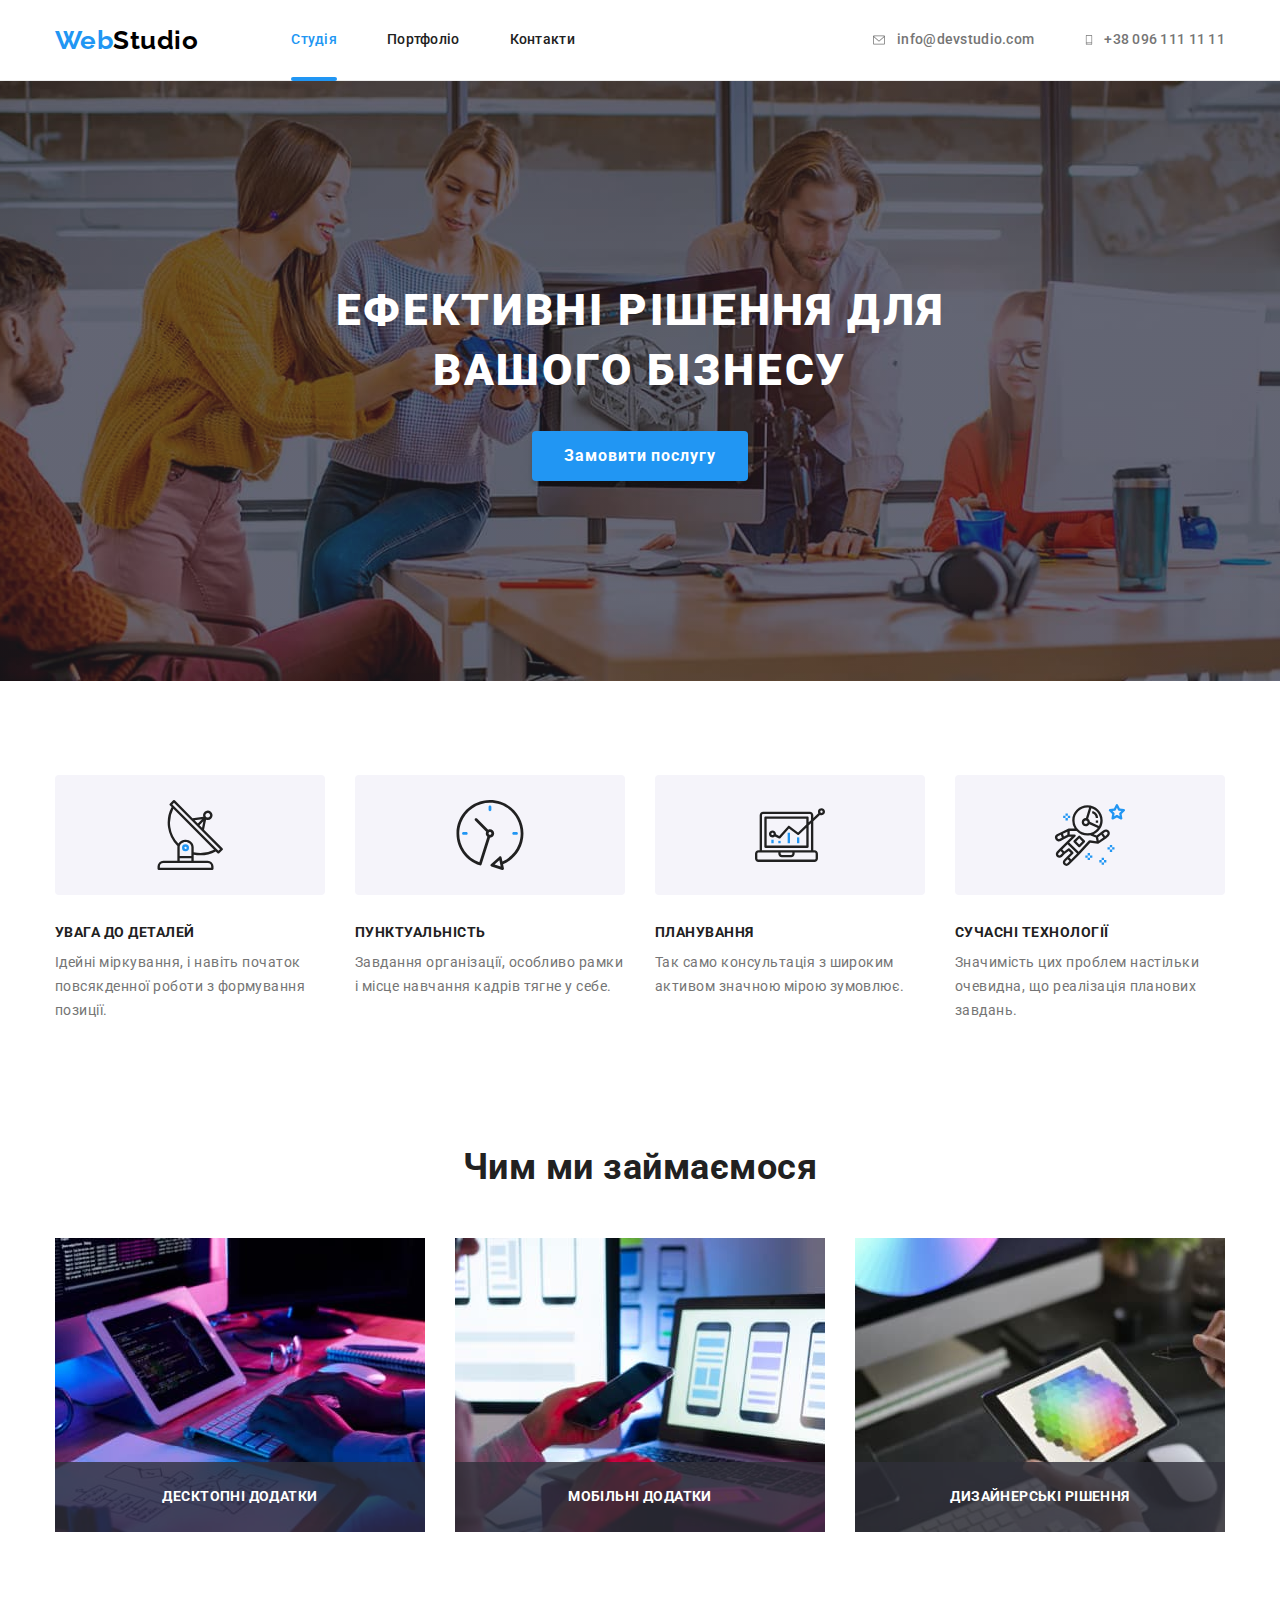
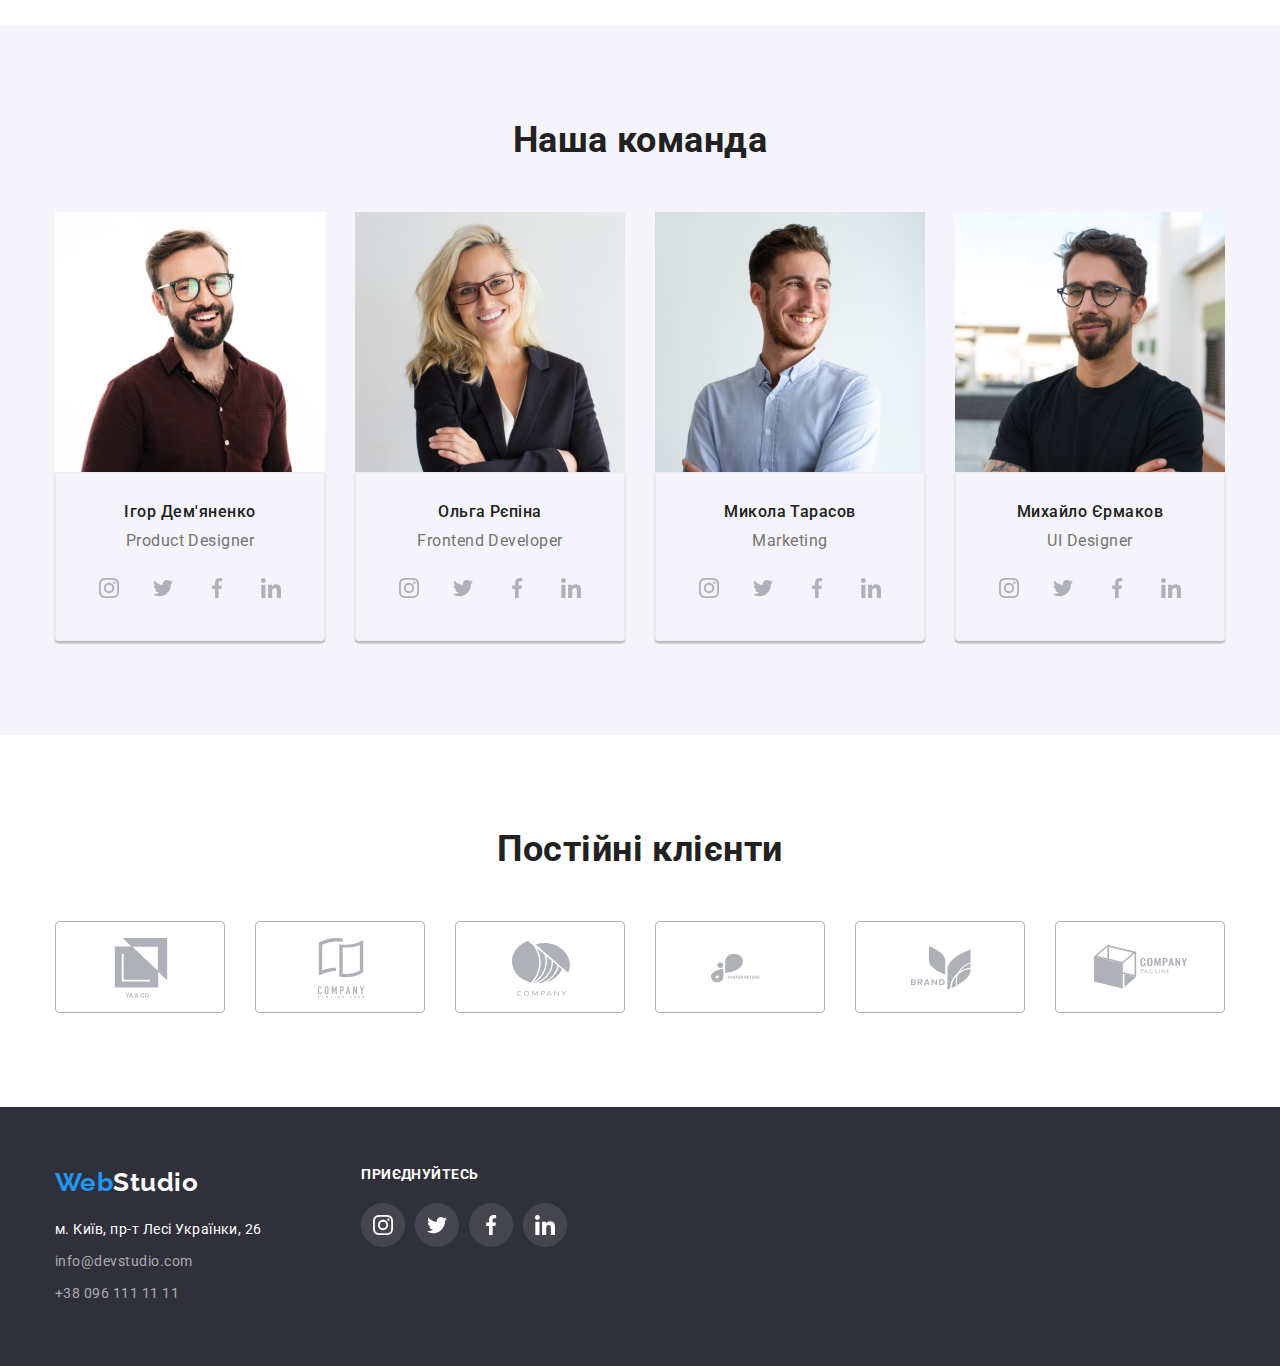
<file: index.html>
<!DOCTYPE html>
<html lang="uk">
  <head>
    <meta charset="UTF-8" />
    <meta http-equiv="X-UA-Compatible" content="IE=edge" />
    <meta name="viewport" content="width=device-width, initial-scale=1.0" />
    <title>студія</title>
    <link
      href="https://fonts.googleapis.com/css2?family=Raleway:wght@700&family=Roboto:wght@400;500;700;900&display=swap"
      rel="stylesheet"
    />
    <link
      rel="stylesheet"
      href="https://cdnjs.cloudflare.com/ajax/libs/modern-normalize/1.1.0/modern-normalize.min.css"
    />
    <link rel="stylesheet" href="./css/style.css" />
  </head>
  <body class="page">
    <!-- основна навігація -->
    <header class="page-header">
      <div class="conteiner">
        <nav class="nav-menu">
          <a href="./index.html" class="logo"
            >Web<span class="accent">Studio</span></a
          >
          <ul class="site-nav">
            <li class="item">
              <a href="./index.html" class="link current">Студія</a>
            </li>
            <li class="item">
              <a href="./portfolio.html" class="link">Портфоліо</a>
            </li>
            <li class="item"><a href="" class="link">Контакти</a></li>
          </ul>
          <ul class="contacts">
            <li class="item">
              <a href="mailto:info@devstudio.com" class="link"
                ><svg class="svg-icon" width="16" height="12">
                  <use href="./images/symbol-defs.svg#envelope"></use></svg
                >info@devstudio.com</a
              >
            </li>
            <li class="item">
              <a href="tel:+380961111111" class="link"
                ><svg class="svg-icon" width="10" height="16">
                  <use href="./images/symbol-defs.svg#smartphone"></use></svg
                >+38 096 111 11 11</a
              >
            </li>
          </ul>
        </nav>
      </div>
    </header>

    <main>
      <!-- шапка, секція для майбутнього оформлення -->

      <section class="hero section">
        <div class="conteiner hero-title">
          <h1 class="title">Ефективні рішення для вашого бізнесу</h1>
          <button type="button" class="button" data-modal-open>
            Замовити послугу
          </button>
        </div>
      </section>

      <!-- особливості  -->
      <section class="section-features section">
        <div class="conteiner">
          <h2 class="visible-hidden">Особливості</h2>
          <ul class="block-features">
            <li class="features-item">
              <div class="features-icon">
                <svg wigth="70" height="70">
                  <use href="./images/symbol-defs.svg#antena"></use>
                </svg>
              </div>
              <h3 class="title features">УВАГА ДО ДЕТАЛЕЙ</h3>
              <p class="text">
                Ідейні міркування, і навіть початок повсякденної роботи з
                формування позиції.
              </p>
            </li>
            <li class="features-item">
              <div class="features-icon">
                <svg wigth="70" height="70">
                  <use href="./images/symbol-defs.svg#icon-clock"></use>
                </svg>
              </div>
              <h3 class="title features">ПУНКТУАЛЬНІСТЬ</h3>
              <p class="text">
                Завдання організації, особливо рамки і місце навчання кадрів
                тягне у себе.
              </p>
            </li>
            <li class="features-item">
              <div class="features-icon">
                <svg wigth="70" height="70">
                  <use href="./images/symbol-defs.svg#icon-diagram"></use>
                </svg>
              </div>
              <h3 class="title features">ПЛАНУВАННЯ</h3>
              <p class="text">
                Так само консультація з широким активом значною мірою зумовлює.
              </p>
            </li>
            <li class="features-item">
              <div class="features-icon">
                <svg wigth="70" height="70">
                  <use href="./images/symbol-defs.svg#astronaut"></use>
                </svg>
              </div>
              <h3 class="title features">СУЧАСНІ ТЕХНОЛОГІЇ</h3>
              <p class="text">
                Значимість цих проблем настільки очевидна, що реалізація
                планових завдань.
              </p>
            </li>
          </ul>
        </div>
      </section>

      <!-- Чим ми займаємося -->
      <section class="section-work section">
        <div class="conteiner">
          <h2 class="title">Чим ми займаємося</h2>
          <ul class="work-list">
            <li class="work-list-item">
              <img
                src="./images/img.jpg"
                alt="ілюстрація чим займається компанія"
                width="370"
              />
              <div class="work-title">
                <p class="work-text">Десктопні додатки</p>
              </div>
            </li>
            <li class="work-list-item">
              <img
                src="./images/img1.jpg"
                alt="ілюстрація чим займається компанія"
                width="370"
              />
              <div class="work-title">
                <p class="work-text">Мобільні додатки</p>
              </div>
            </li>
            <li class="work-list-item">
              <img
                src="./images/img2.jpg"
                alt="ілюстрація чим займається компанія"
                width="370"
              />
              <div class="work-title">
                <p class="work-text">Дизайнерські рішення</p>
              </div>
            </li>
          </ul>
        </div>
      </section>

      <!-- Наша команда -->
      <section class="section section-team">
        <div class="conteiner">
          <h2 class="team-title">Наша команда</h2>
          <ul class="team-list">
            <li class="user-card">
              <img class="user-img" src="./images/img3.jpg" alt="людина" />
              <div class="user-about">
                <h3 class="user-title">Ігор Дем'яненко</h3>
                <p class="work-name">Product Designer</p>
                <ul class="social-links">
                  <li class="social-item">
                    <a class="social-link" href="#">
                      <svg class="social-icon" width="20" height="20">
                        <use href="./images/symbol-defs.svg#instagram"></use>
                      </svg>
                    </a>
                  </li>
                  <li class="social-item">
                    <a class="social-link" href="#">
                      <svg class="social-icon" width="20" height="20">
                        <use href="./images/symbol-defs.svg#twitter"></use>
                      </svg>
                    </a>
                  </li>
                  <li class="social-item">
                    <a class="social-link" href="#">
                      <svg class="social-icon" width="20" height="20">
                        <use href="./images/symbol-defs.svg#facebook"></use>
                      </svg>
                    </a>
                  </li>
                  <li class="social-item">
                    <a class="social-link" href="#">
                      <svg class="social-icon" width="20" height="20">
                        <use href="./images/symbol-defs.svg#linkedin"></use>
                      </svg>
                    </a>
                  </li>
                </ul>
              </div>
            </li>
            <li class="user-card">
              <img class="user-img" src="./images/img4.jpg" alt="людина" />
              <div class="user-about">
                <h3 class="user-title">Ольга Рєпіна</h3>
                <p class="work-name">Frontend Developer</p>
                <ul class="social-links">
                  <li class="social-item">
                    <a class="social-link" href="#">
                      <svg class="social-icon" width="20" height="20">
                        <use href="./images/symbol-defs.svg#instagram"></use>
                      </svg>
                    </a>
                  </li>
                  <li class="social-item">
                    <a class="social-link" href="#">
                      <svg class="social-icon" width="20" height="20">
                        <use href="./images/symbol-defs.svg#twitter"></use>
                      </svg>
                    </a>
                  </li>
                  <li class="social-item">
                    <a class="social-link" href="#">
                      <svg class="social-icon" width="20" height="20">
                        <use href="./images/symbol-defs.svg#facebook"></use>
                      </svg>
                    </a>
                  </li>
                  <li class="social-item">
                    <a class="social-link" href="#">
                      <svg class="social-icon" width="20" height="20">
                        <use href="./images/symbol-defs.svg#linkedin"></use>
                      </svg>
                    </a>
                  </li>
                </ul>
              </div>
            </li>
            <li class="user-card">
              <img class="user-img" src="./images/img5.jpg" alt="людина" />
              <div class="user-about">
                <h3 class="user-title">Микола Тарасов</h3>
                <p class="work-name">Marketing</p>
                <ul class="social-links">
                  <li class="social-item">
                    <a class="social-link" href="#">
                      <svg class="social-icon" width="20" height="20">
                        <use href="./images/symbol-defs.svg#instagram"></use>
                      </svg>
                    </a>
                  </li>
                  <li class="social-item">
                    <a class="social-link" href="#">
                      <svg class="social-icon" width="20" height="20">
                        <use href="./images/symbol-defs.svg#twitter"></use>
                      </svg>
                    </a>
                  </li>
                  <li class="social-item">
                    <a class="social-link" href="#">
                      <svg class="social-icon" width="20" height="20">
                        <use href="./images/symbol-defs.svg#facebook"></use>
                      </svg>
                    </a>
                  </li>
                  <li class="social-item">
                    <a class="social-link" href="#">
                      <svg class="social-icon" width="20" height="20">
                        <use href="./images/symbol-defs.svg#linkedin"></use>
                      </svg>
                    </a>
                  </li>
                </ul>
              </div>
            </li>
            <li class="user-card">
              <img class="user-img" src="./images/img6.jpg" alt="людина" />
              <div class="user-about">
                <h3 class="user-title">Михайло Єрмаков</h3>
                <p class="work-name">UI Designer</p>
                <ul class="social-links">
                  <li class="social-item">
                    <a class="social-link" href="#">
                      <svg class="social-icon" width="20" height="20">
                        <use href="./images/symbol-defs.svg#instagram"></use>
                      </svg>
                    </a>
                  </li>
                  <li class="social-item">
                    <a class="social-link" href="#">
                      <svg class="social-icon" width="20" height="20">
                        <use href="./images/symbol-defs.svg#twitter"></use>
                      </svg>
                    </a>
                  </li>
                  <li class="social-item">
                    <a class="social-link" href="#">
                      <svg class="social-icon" width="20" height="20">
                        <use href="./images/symbol-defs.svg#facebook"></use>
                      </svg>
                    </a>
                  </li>
                  <li class="social-item">
                    <a class="social-link" href="#">
                      <svg class="social-icon" width="20" height="20">
                        <use href="./images/symbol-defs.svg#linkedin"></use>
                      </svg>
                    </a>
                  </li>
                </ul>
              </div>
            </li>
          </ul>
        </div>
      </section>

      <!-- Постійні кліенти -->

      <section class="section section-clients">
        <div class="conteiner">
          <h2 class="team-title">Постійні клієнти</h2>
          <ul class="clients-list">
            <li class="clients-item">
              <a class="clients-link" href="#">
                <svg class="clients-icon" width="106" height="60">
                  <use href="./images/symbol-defs.svg#company-1"></use>
                </svg>
              </a>
            </li>
            <li class="clients-item">
              <a class="clients-link" href="#">
                <svg class="clients-icon" width="106" height="60">
                  <use href="./images/symbol-defs.svg#company-2"></use>
                </svg>
              </a>
            </li>
            <li class="clients-item">
              <a class="clients-link" href="#">
                <svg class="clients-icon" width="106" height="60">
                  <use href="./images/symbol-defs.svg#company-3"></use>
                </svg>
              </a>
            </li>
            <li class="clients-item">
              <a class="clients-link" href="#">
                <svg class="clients-icon" width="106" height="60">
                  <use href="./images/symbol-defs.svg#company-4"></use>
                </svg>
              </a>
            </li>
            <li class="clients-item">
              <a class="clients-link" href="#">
                <svg class="clients-icon" width="106" height="60">
                  <use href="./images/symbol-defs.svg#company-5"></use>
                </svg>
              </a>
            </li>
            <li class="clients-item">
              <a class="clients-link" href="#">
                <svg class="clients-icon" width="106" height="60">
                  <use href="./images/symbol-defs.svg#icon-company-6"></use>
                </svg>
              </a>
            </li>
          </ul>
        </div>
      </section>
    </main>

    <footer class="page-footer">
      <div class="conteiner">
        <div class="footer-conteiner">
          <a href="./index.html" class="logo footer-logo"
            >Web<span class="accent-footer">Studio</span></a
          >
          <address class="address">
            <ul>
              <li class="footer-link">
                <a
                  href="https://goo.gl/maps/Py5ExuETCazi23TDA"
                  target="_blank"
                  rel="noopener noreferrer"
                  class="link-address"
                  >м. Київ, пр-т Лесі Українки, 26</a
                >
              </li>
              <li class="footer-link">
                <a href="mailto:info@devstudio.com" class="link"
                  >info@devstudio.com</a
                >
              </li>
              <li class="footer-link">
                <a href="tel:+380961111111" class="link">+38 096 111 11 11</a>
              </li>
            </ul>
          </address>
        </div>
        <div class="footer-social">
          <h3 class="footer-social-title">ПРИЄДНУЙТЕСЬ</h3>
          <ul class="footer-social-links">
            <li class="footer-social-item">
              <a class="footer-social-link" href="#">
                <svg class="footer-social-icon" width="20" height="20">
                  <use href="./images/symbol-defs.svg#instagram"></use>
                </svg>
              </a>
            </li>
            <li class="footer-social-item">
              <a class="footer-social-link" href="#">
                <svg class="footer-social-icon" width="20" height="20">
                  <use href="./images/symbol-defs.svg#twitter"></use>
                </svg>
              </a>
            </li>
            <li class="footer-social-item">
              <a class="footer-social-link" href="#">
                <svg class="footer-social-icon" width="20" height="20">
                  <use href="./images/symbol-defs.svg#facebook"></use>
                </svg>
              </a>
            </li>
            <li class="footer-social-item">
              <a class="footer-social-link" href="#">
                <svg class="footer-social-icon" width="20" height="20">
                  <use href="./images/symbol-defs.svg#linkedin"></use>
                </svg>
              </a>
            </li>
          </ul>
        </div>
      </div>
    </footer>
    <div class="backdrop is-hidden" data-modal>
      <div class="modal">
        <button type="button" class="modal-button" data-modal-close>
          <svg class="modal-svg" width="18" height="18">
            <use href="./images/symbol-defs.svg#icon-close"></use>
          </svg>
        </button>
      </div>
    </div>
    <script src="./js/modal.js"></script>
  </body>
</html>
</file>
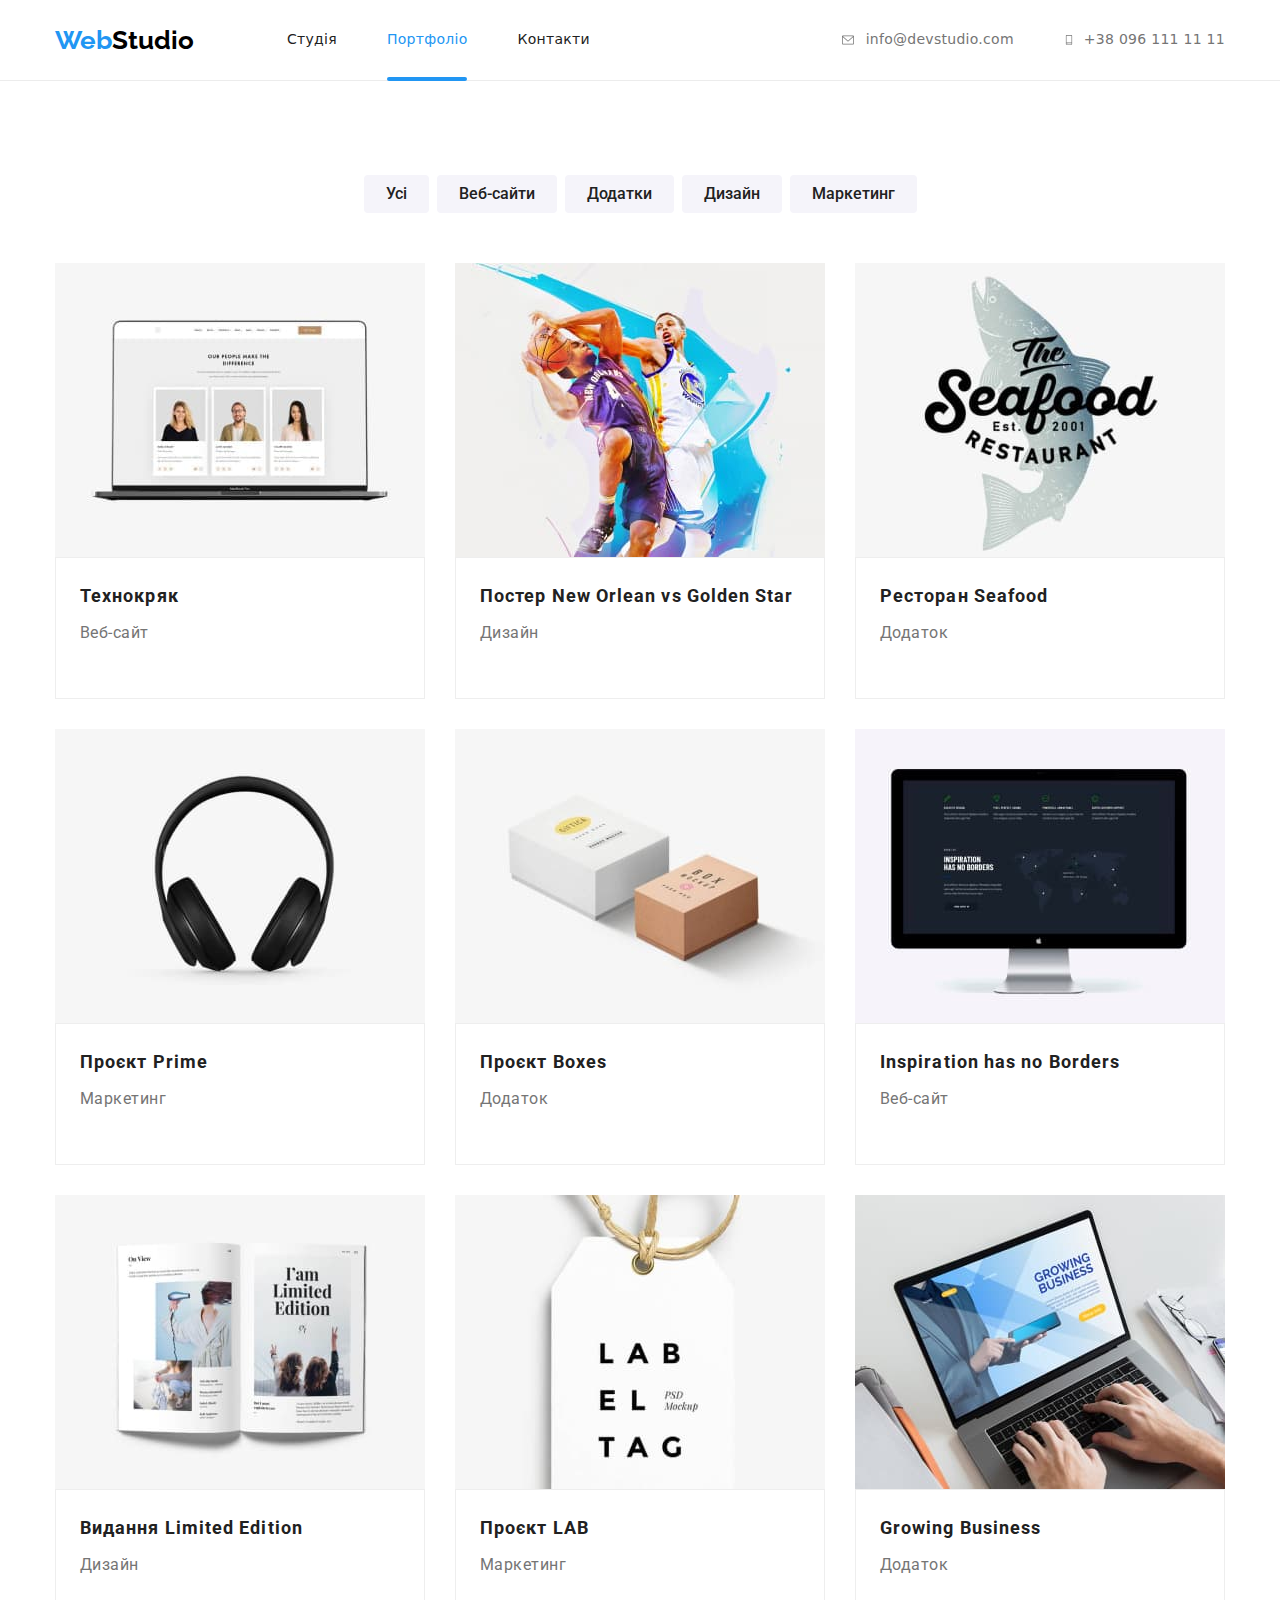
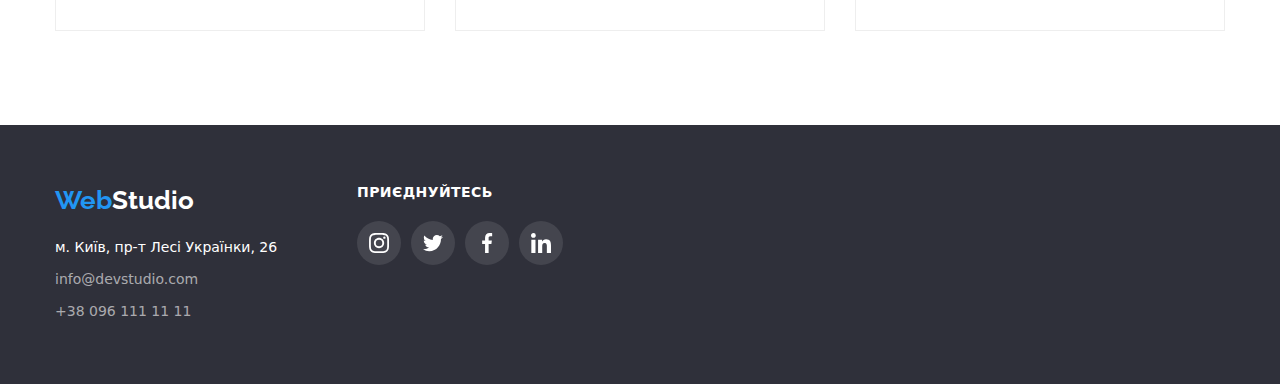
<file: portfolio.html>
<!DOCTYPE html>
<html lang="uk">
  <head>
    <meta charset="UTF-8" />
    <meta http-equiv="X-UA-Compatible" content="IE=edge" />
    <meta name="viewport" content="width=device-width, initial-scale=1.0" />
    <title>портфоліо</title>
    <link
      href="https://fonts.googleapis.com/css2?family=Raleway:wght@700&family=Roboto:wght@400;500;700;900&display=swap"
      rel="stylesheet"
    />
    <link
      rel="stylesheet"
      href="https://cdnjs.cloudflare.com/ajax/libs/modern-normalize/1.1.0/modern-normalize.min.css"
    />
    <link rel="stylesheet" href="./css/style.css" />
  </head>
  <body>
    <!-- основна навігація -->
    <!-- хедер -->
    <!-- основна навігація -->
    <header class="page-header">
      <div class="conteiner">
        <nav class="nav-menu">
          <a href="./index.html" class="logo"
            >Web<span class="accent">Studio</span></a
          >
          <ul class="site-nav">
            <li class="item">
              <a href="./index.html" class="link">Студія</a>
            </li>
            <li class="item">
              <a href="./portfolio.html" class="link current">Портфоліо</a>
            </li>
            <li class="item"><a href="" class="link">Контакти</a></li>
          </ul>
          <ul class="contacts">
            <li class="item">
              <a href="mailto:info@devstudio.com" class="link"
                ><svg class="svg-icon" width="16" height="12">
                  <use href="./images/symbol-defs.svg#envelope"></use></svg
                >info@devstudio.com</a
              >
            </li>
            <li class="item">
              <a href="tel:+380961111111" class="link"
                ><svg class="svg-icon" width="10" height="16">
                  <use href="./images/symbol-defs.svg#smartphone"></use></svg
                >+38 096 111 11 11</a
              >
            </li>
          </ul>
        </nav>
      </div>
    </header>

    <!-- портфоліо -->
    <main class="page">
      <section class="section">
        <div class="conteiner">
          <h1 class="visible-hidden">Портфоліо</h1>

          <!-- фільтр -->
          <ul class="filter-list">
            <li class="filter-item">
              <button type="button" class="filter-btn">Усі</button>
            </li>
            <li class="filter-item">
              <button type="button" class="filter-btn">Веб-сайти</button>
            </li>
            <li class="filter-item">
              <button type="button" class="filter-btn">Додатки</button>
            </li>
            <li class="filter-item">
              <button type="button" class="filter-btn">Дизайн</button>
            </li>
            <li class="filter-item">
              <button type="button" class="filter-btn">Маркетинг</button>
            </li>
          </ul>

          <!-- перелік проектів -->
          <ul class="projects">
            <li class="projects-item">
              <a href="" class="projects-link">
                <div class="projects-photo">
                  <img
                    class="projects-foto"
                    src="./images/img7.jpg"
                    alt="фото проекту"
                    width="370"
                  />
                  <div class="projects-thumb">
                    <p class="projects-text">
                      Ресурс пропонує комплексні пропозиції з різним рівнем
                      функціоналу та сервісів. Все це дозволить відвідувачу
                      отримати вичерпні відомості про компанію чи приватну
                      особу.
                    </p>
                  </div>
                </div>
                <div class="sub-title">
                  <h2 class="title section-title">Технокряк</h2>
                  <p class="text">Веб-сайт</p>
                </div>
              </a>
            </li>
            <li class="projects-item">
              <a href="" class="projects-link">
                <div class="projects-photo">
                  <img src="./images/img8.jpg" alt="фото проекту" width="370" />
                  <div class="projects-thumb">
                    <p class="projects-text">
                      Ресурс пропонує комплексні пропозиції з різним рівнем
                      функціоналу та сервісів. Все це дозволить відвідувачу
                      отримати вичерпні відомості про компанію чи приватну
                      особу.
                    </p>
                  </div>
                </div>
                <div class="sub-title">
                  <h2 class="title section-title">
                    Постер New Orlean vs Golden Star
                  </h2>
                  <p class="text">Дизайн</p>
                </div>
              </a>
            </li>
            <li class="projects-item">
              <a href="" class="projects-link">
                <div class="projects-photo">
                  <img src="./images/img9.jpg" alt="фото проекту" width="370" />
                  <div class="projects-thumb">
                    <p class="projects-text">
                      Ресурс пропонує комплексні пропозиції з різним рівнем
                      функціоналу та сервісів. Все це дозволить відвідувачу
                      отримати вичерпні відомості про компанію чи приватну
                      особу.
                    </p>
                  </div>
                </div>
                <div class="sub-title">
                  <h2 class="title section-title">Ресторан Seafood</h2>
                  <p class="text">Додаток</p>
                </div>
              </a>
            </li>
            <li class="projects-item">
              <a href="" class="projects-link">
                <div class="projects-photo">
                  <img
                    src="./images/img10.jpg"
                    alt="фото проекту"
                    width="370"
                  />
                  <div class="projects-thumb">
                    <p class="projects-text">
                      Ресурс пропонує комплексні пропозиції з різним рівнем
                      функціоналу та сервісів. Все це дозволить відвідувачу
                      отримати вичерпні відомості про компанію чи приватну
                      особу.
                    </p>
                  </div>
                </div>
                <div class="sub-title">
                  <h2 class="title section-title">Проєкт Prime</h2>
                  <p class="text">Маркетинг</p>
                </div>
              </a>
            </li>
            <li class="projects-item">
              <a href="" class="projects-link">
                <div class="projects-photo">
                  <img
                    src="./images/img11.jpg"
                    alt="фото проекту"
                    width="370"
                  />
                  <div class="projects-thumb">
                    <p class="projects-text">
                      Ресурс пропонує комплексні пропозиції з різним рівнем
                      функціоналу та сервісів. Все це дозволить відвідувачу
                      отримати вичерпні відомості про компанію чи приватну
                      особу.
                    </p>
                  </div>
                </div>
                <div class="sub-title">
                  <h2 class="title section-title">Проєкт Boxes</h2>
                  <p class="text">Додаток</p>
                </div>
              </a>
            </li>
            <li class="projects-item">
              <a href="" class="projects-link">
                <div class="projects-photo">
                  <img
                    src="./images/img12.jpg"
                    alt="фото проекту"
                    width="370"
                  />
                  <div class="projects-thumb">
                    <p class="projects-text">
                      Ресурс пропонує комплексні пропозиції з різним рівнем
                      функціоналу та сервісів. Все це дозволить відвідувачу
                      отримати вичерпні відомості про компанію чи приватну
                      особу.
                    </p>
                  </div>
                </div>
                <div class="sub-title">
                  <h2 class="title section-title">
                    Inspiration has no Borders
                  </h2>
                  <p class="text">Веб-сайт</p>
                </div>
              </a>
            </li>
            <li class="projects-item">
              <a href="" class="projects-link">
                <div class="projects-photo">
                  <img
                    src="./images/img13.jpg"
                    alt="фото проекту"
                    width="370"
                  />
                  <div class="projects-thumb">
                    <p class="projects-text">
                      Ресурс пропонує комплексні пропозиції з різним рівнем
                      функціоналу та сервісів. Все це дозволить відвідувачу
                      отримати вичерпні відомості про компанію чи приватну
                      особу.
                    </p>
                  </div>
                </div>
                <div class="sub-title">
                  <h2 class="title section-title">Видання Limited Edition</h2>
                  <p class="text">Дизайн</p>
                </div>
              </a>
            </li>
            <li class="projects-item">
              <a href="" class="projects-link">
                <div class="projects-photo">
                  <img
                    src="./images/img14.jpg"
                    alt="фото проекту"
                    width="370"
                  />
                  <div class="projects-thumb">
                    <p class="projects-text">
                      Ресурс пропонує комплексні пропозиції з різним рівнем
                      функціоналу та сервісів. Все це дозволить відвідувачу
                      отримати вичерпні відомості про компанію чи приватну
                      особу.
                    </p>
                  </div>
                </div>
                <div class="sub-title">
                  <h2 class="title section-title">Проєкт LAB</h2>
                  <p class="text">Маркетинг</p>
                </div>
              </a>
            </li>
            <li class="projects-item">
              <a href="" class="projects-link">
                <div class="projects-photo">
                  <img
                    src="./images/img15.jpg"
                    alt="фото проекту"
                    width="370"
                  />
                  <div class="projects-thumb">
                    <p class="projects-text">
                      Ресурс пропонує комплексні пропозиції з різним рівнем
                      функціоналу та сервісів. Все це дозволить відвідувачу
                      отримати вичерпні відомості про компанію чи приватну
                      особу.
                    </p>
                  </div>
                </div>
                <div class="sub-title">
                  <h2 class="title section-title">Growing Business</h2>
                  <p class="text">Додаток</p>
                </div>
              </a>
            </li>
          </ul>
        </div>
      </section>
    </main>

    <!--футер -->
    <footer class="page-footer">
      <div class="conteiner">
        <div class="footer-conteiner">
          <a href="./index.html" class="logo footer-logo"
            >Web<span class="accent-footer">Studio</span></a
          >
          <address class="address">
            <ul>
              <li class="footer-link">
                <a
                  href="https://goo.gl/maps/Py5ExuETCazi23TDA"
                  target="_blank"
                  rel="noopener noreferrer"
                  class="link-address"
                  >м. Київ, пр-т Лесі Українки, 26</a
                >
              </li>
              <li class="footer-link">
                <a href="mailto:info@devstudio.com" class="link"
                  >info@devstudio.com</a
                >
              </li>
              <li class="footer-link">
                <a href="tel:+380961111111" class="link">+38 096 111 11 11</a>
              </li>
            </ul>
          </address>
        </div>
        <div class="footer-social">
          <h3 class="footer-social-title">ПРИЄДНУЙТЕСЬ</h3>
          <ul class="footer-social-links">
            <li class="footer-social-item">
              <a class="footer-social-link" href="#">
                <svg class="footer-social-icon" width="20" height="20">
                  <use href="./images/symbol-defs.svg#instagram"></use>
                </svg>
              </a>
            </li>
            <li class="footer-social-item">
              <a class="footer-social-link" href="#">
                <svg class="footer-social-icon" width="20" height="20">
                  <use href="./images/symbol-defs.svg#twitter"></use>
                </svg>
              </a>
            </li>
            <li class="footer-social-item">
              <a class="footer-social-link" href="#">
                <svg class="footer-social-icon" width="20" height="20">
                  <use href="./images/symbol-defs.svg#facebook"></use>
                </svg>
              </a>
            </li>
            <li class="footer-social-item">
              <a class="footer-social-link" href="#">
                <svg class="footer-social-icon" width="20" height="20">
                  <use href="./images/symbol-defs.svg#linkedin"></use>
                </svg>
              </a>
            </li>
          </ul>
        </div>
      </div>
    </footer>
  </body>
</html>
</file>
<file: css/style.css>
/* цвет основного текста #757575 */
/* вторичній цвет текста #212121 */
/* акцент #2196F3 */
/* цвет фона f5f5f5 */
/* вторичній цвет фона #F5F4FA */

:root {
  --primery-text-color: #757575;
  --title-text-color: #212121;
  --hover-focus-link-color: #2196f3;
  --filters-button-color: #212121;
  --filters-button-bcg-color: #f5f4fa;
  --filters-button-color-hover: #ffffff;
  --filters-button-bcg-color-focus: #2196f3;
}

/* сброс */

ul {
  list-style: none;
  padding: 0;
  margin: 0;
}
a {
  text-decoration: none;
  color: inherit;
}
h1,
h2,
h3,
h4,
h5,
h6 {
  margin: 0;
}
p {
  margin: 0;
}
address {
  font-style: normal;
}
button {
  font-family: inherit;
  padding: 0;
  margin: 0;
}
img {
  display: block;
  max-width: 100%;
  height: auto;
}

.section {
  padding-top: 94px;
  padding-bottom: 94px;
}

.page {
  color: var(--primery-text-color);
  font-family: Roboto, sans-serif;
  letter-spacing: 0.03em;
  margin: 0;
}

button {
  font-family: inherit;
}

ul {
  list-style: none;
}

a {
  text-decoration: none;
}

.conteiner {
  width: 1200px;
  padding-left: 15px;
  padding-right: 15px;
  margin: 0 auto;
}

/* стили для хедер */
/* page header */

.nav-menu {
  display: flex;
  align-items: center;
}

.site-nav {
  display: flex;
  align-items: center;
}

.site-nav .item + .item {
  margin-left: 50px;
}

.contacts {
  display: flex;
  align-items: center;

  margin-left: auto;
}

.contacts .link {
  align-items: center;
}

.item .link {
  display: flex;
  padding: 32px 0px;
}

.svg-icon {
  vertical-align: middle;
  margin-right: 10px;
  fill: var(--primery-text-color);
  transition: fill 250ms cubic-bezier(0.4, 0, 0.2, 1);
}

.contacts .link:hover .svg-icon,
.contacts .link:focus .svg-icon {
  fill: var(--hover-focus-link-color);
  transition: fill 250ms cubic-bezier(0.4, 0, 0.2, 1);
}

.contacts .item {
  margin-left: 50px;
}

.page-header {
  border-bottom: 1px solid #ececec;

  background-color: #ffffff;
}

.logo {
  margin-right: 93px;

  color: #2196f3;
  font-family: Raleway, sans-serif;
  font-weight: 700;
  font-size: 26px;
  line-height: 1.19;
}

.logo .accent {
  color: #000000;
}

.site-nav .link {
  position: relative;

  color: var(--title-text-color);
  font-weight: 500;
  font-size: 14px;
  line-height: 1.14;
  letter-spacing: 0.02em;
  transition: color 250ms cubic-bezier(0.4, 0, 0.2, 1);
}

.site-nav .link:hover,
.site-nav .link:focus {
  color: var(--hover-focus-link-color);
  transition: color 250ms cubic-bezier(0.4, 0, 0.2, 1);
}

.site-nav .link.current::after {
  position: absolute;

  bottom: -1px;

  content: "";
  display: block;
  width: 100%;
  height: 4px;
  background: #2196f3;
  border-radius: 2px;
}

.site-nav .link.current {
  color: #2196f3;
}

.contacts .link {
  color: var(--primery-text-color);
  font-weight: 500;
  font-size: 14px;
  line-height: 1.14;
  letter-spacing: 0.02em;

  transition: color 250ms cubic-bezier(0.4, 0, 0.2, 1);
}

.contacts .link:hover,
.contacts .link:focus {
  color: var(--hover-focus-link-color);

  transition: color 250ms cubic-bezier(0.4, 0, 0.2, 1);
}

/* стили для футер */
/* page footer */
.page-footer .conteiner {
  display: flex;
}

.footer-social {
  margin-left: 70px;
}

.footer-social-links {
  display: flex;
  gap: 10px;
  transition: 1250ms cubic-bezier(0.4, 0, 0.2, 1);
}

.footer-social-link {
  display: flex;
  justify-content: center;
  align-items: center;
  width: 44px;
  height: 44px;
  padding: 12px;
  text-align: center;
  border-radius: 50%;
  transition: background-color 250ms cubic-bezier(0.4, 0, 0.2, 1);

  background-color: rgba(255, 255, 255, 0.1);
}

.footer-social-link:hover,
.footer-social-link:focus {
  background-color: var(--hover-focus-link-color);
  transition: background-color 250ms cubic-bezier(0.4, 0, 0.2, 1);
}

.footer-social-icon {
  fill: #ffffff;
}

/* .footer-logo {
  margin-bottom: 20px;
} */

.footer-link:not(:last-child) {
  margin-bottom: 8px;
}

.logo .accent-footer {
  color: #ffffff;
}

.page-footer {
  padding: 60px 0;
  background-color: #2f303a;
}

.address {
  margin-top: 20px;
}

.address .link-address {
  color: #ffffff;
  font-size: 14px;
  line-height: 1.71;
  font-style: normal;
  transition: color 250ms cubic-bezier(0.4, 0, 0.2, 1);
}

.address .link-address:hover,
.address .link-address:focus {
  color: var(--hover-focus-link-color);
  transition: color 250ms cubic-bezier(0.4, 0, 0.2, 1);
}

.address .link {
  color: rgba(255, 255, 255, 0.6);
  font-size: 14px;
  line-height: 1.71;
  font-style: normal;
  transition: color 250ms cubic-bezier(0.4, 0, 0.2, 1);
}

.address .link:hover,
.address .link:focus {
  color: var(--hover-focus-link-color);
  transition: color 250ms cubic-bezier(0.4, 0, 0.2, 1);
}

/* .footer-thumb {
  display: flex;
}

.footer {
  margin-right: 878px;
} */

.footer-social-title {
  margin-bottom: 20px;

  font-weight: 700;
  font-size: 14px;
  line-height: 1.14;
  letter-spacing: 0.03em;
  color: #ffffff;
}

/* стили для "студия" */
/* hero */

.hero {
  max-width: 1600px;
  margin: auto;
  padding-top: 200px;
  padding-bottom: 200px;

  background: linear-gradient(rgba(47, 48, 58, 0.4), rgba(47, 48, 58, 0.4)),
    url("../images/img-bg.jpg"), #2f303a;
  background-size: cover;
  background-position: center;
  background-repeat: no-repeat;
}

.hero-title {
  text-align: center;
  width: 696px;
}

.hero .title {
  margin-bottom: 30px;
  color: #ffffff;
  font-weight: 900;
  font-size: 44px;
  line-height: 1.36;
  text-align: center;
  letter-spacing: 0.06em;
  text-transform: uppercase;
}

.hero .button {
  margin: 0 auto;
  padding: 10px 32px;
  border-radius: 4px;
  border: none;

  box-shadow: 0px 4px 4px rgba(0, 0, 0, 0.15);

  color: #ffffff;
  background-color: #2196f3;
  font-weight: 700;
  font-size: 16px;
  line-height: 1.88;
  letter-spacing: 0.06em;
  cursor: pointer;
}

.hero .button:hover,
.hero .button:focus {
}

/* section features*/
.visible-hidden {
  position: absolute;
  white-space: nowrap;
  width: 1px;
  height: 1px;
  overflow: hidden;
  border: 0;
  padding: 0;
  clip: rect(0 0 0 0);
  clip-path: inset(50%);
  margin: -1px;
}

.block-features {
  display: flex;
  gap: 30px;
}

.features-item {
  width: 270px;
}

.features {
  margin-bottom: 10px;
}
.features-icon {
  width: 270px;
  height: 120px;
  margin-bottom: 30px;
  border-radius: 4px;
  display: flex;
  justify-content: center;
  align-items: center;
  background: #f5f4fa;
}

.section-features {
  padding-bottom: 0;
}

.section-features .title {
  color: var(--title-text-color);
  font-weight: 700;
  font-size: 14px;
  line-height: 1.14;
  text-transform: uppercase;
}
.section-features .text {
  color: var(--primery-text-color);
  font-size: 14px;
  line-height: 1.71;
}

/* section work */
.work-list {
  display: flex;
  gap: 30px;
}

.section-work .title {
  margin-bottom: 50px;

  color: var(--title-text-color);
  font-weight: 700;
  font-size: 36px;
  line-height: 1.16;
  text-align: center;
}

.work-list-item {
  position: relative;
}

.work-title {
  position: absolute;
  left: 0;
  bottom: 0;
  width: 100%;
  padding: 27px 0px;
  text-align: center;
  background-color: rgba(47, 48, 58, 0.8);
}

.work-text {
  font-weight: 700;
  font-size: 14px;
  line-height: 1.14;
  letter-spacing: 0.03em;
  text-transform: uppercase;
  color: #ffffff;
}

/* section team */
.work-name {
  text-align: center;
  margin-bottom: 16px;
}

.social {
  display: block;
}
.section-team {
  background-color: #f5f4fa;
}

.social-icon {
  fill: #afb1b8;
  transition: fill 250ms cubic-bezier(0.4, 0, 0.2, 1);
}

.social-link:hover .social-icon,
.social-link:focus .social-icon {
  fill: #ffffff;
  transition: fill 250ms cubic-bezier(0.4, 0, 0.2, 1);
}

.social-links {
  display: flex;
  gap: 10px;
  justify-content: center;
  padding: 0px 32px 30px 32px;
}

.social-link {
  display: flex;
  justify-content: center;
  align-items: center;
  width: 44px;
  height: 44px;
  border-radius: 50%;
  transition: background-color 250ms cubic-bezier(0.4, 0, 0.2, 1);
}

.social-link:hover,
.social-link:focus {
  background-color: var(--hover-focus-link-color);
  transition: background-color 250ms cubic-bezier(0.4, 0, 0.2, 1);
}

.team-list {
  display: flex;
  gap: 30px;
}

.user-about {
  width: 270px;
  padding-top: 30px;
  border: 1px solid #eeeeee;
  border-radius: 0px 0px 4px 4px;
  box-shadow: 0px 3px 1px rgba(0, 0, 0, 0.1), 0px 1px 2px rgba(0, 0, 0, 0.08),
    0px 2px 2px rgba(0, 0, 0, 0.12);
}

.user-img {
  width: 270px;
}

.user-title {
  margin-bottom: 10px;

  color: var(--title-text-color);
  font-weight: 500;
  font-size: 16px;
  line-height: 1.18;
  /* identical to box height */
  text-align: center;
}

.text {
  margin-bottom: 30px;
}

.team-title {
  margin-bottom: 50px;
  color: var(--title-text-color);
  font-weight: 700;
  font-size: 36px;
  line-height: 1.16;
  text-align: center;
}

.section-team .text {
  color: var(--primery-text-color);
  font-size: 16px;
  line-height: 1.18;
  /* identical to box height */
  text-align: center;
}

/* clients */

.clients-list {
  display: flex;
  justify-content: center;
  align-items: center;
  gap: 30px;
}

.clients-item {
  width: 170px;
  height: 92px;
  padding: 16px 32px;
  border: 1px solid #afb1b8;
  border-radius: 4px;
  transition: border-color 250ms cubic-bezier(0.4, 0, 0.2, 1);
}

.clients-item:hover,
.clients-item:focus {
  border-color: var(--hover-focus-link-color);
  transition: border-color 250ms cubic-bezier(0.4, 0, 0.2, 1);
}

.clients-icon {
  fill: #afb1b8;
  transition: fill 250ms cubic-bezier(0.4, 0, 0.2, 1);
}

.clients-link:hover .clients-icon,
.clients-link:focus .clients-icon {
  fill: var(--hover-focus-link-color);
  transition: fill 250ms cubic-bezier(0.4, 0, 0.2, 1);
}

/* стили для "портфолио" */
/* filters page portfolio */
.filter-list {
  display: flex;
  gap: 8px;
  margin-bottom: 50px;
  justify-content: center;
}

.filter-btn {
  border-radius: 4px;
  padding: 6px 22px;
  border: transparent;

  cursor: pointer;
  color: var(--filters-button-color);
  background-color: var(--filters-button-bcg-color);
  font-weight: 500;
  font-size: 16px;
  line-height: 1.62;
  text-align: center;
  transition: background-color 250ms cubic-bezier(0.4, 0, 0.2, 1);
}

.filter-btn:hover,
.filter-btn:focus {
  border: transparent;
  box-shadow: 0px 3px 1px rgba(0, 0, 0, 0.1), 0px 1px 2px rgba(0, 0, 0, 0.08),
    0px 2px 2px rgba(0, 0, 0, 0.12);

  color: var(--filters-button-color-hover);
  background-color: var(--filters-button-bcg-color-focus);
  transition: background-color 250ms cubic-bezier(0.4, 0, 0.2, 1);
}

/* projects */

.projects {
  display: flex;
  gap: 30px;
  flex-wrap: wrap;
}

.projects-item {
  width: 370px;
}

.projects-item:hover,
.projects-item:focus {
  box-shadow: 0px 1px 1px rgba(0, 0, 0, 0.12), 0px 4px 4px rgba(0, 0, 0, 0.06),
    1px 4px 6px rgba(0, 0, 0, 0.16);
}

.sub-title {
  padding: 20px 24px;
  border-top: none;
  border: 1px solid #eeeeee;
}

.section-title {
  margin-bottom: 4px;
}
.projects .title {
  color: var(--title-text-color);
  font-weight: 700;
  font-size: 18px;
  line-height: 2;
  letter-spacing: 0.06em;
}
.projects .text {
  color: var(--primery-text-color);
  font-size: 16px;
  line-height: 1.88;
}

.projects-photo {
  position: relative;
  overflow: hidden;
}

.projects-link {
  transition: 250ms cubic-bezier(0.4, 0, 0.2, 1);
}

.projects-thumb {
  position: absolute;
  transform: translateY(100%);

  align-items: center;
  padding: 63px 24px;
  align-self: flex-start;
  bottom: 0;
  left: 0;
  width: 100%;
  height: 100%;

  background-color: rgba(33, 150, 243, 0.9);
  font-weight: 400;
  font-size: 18px;
  line-height: 1.56;
  letter-spacing: 0.03em;
  color: #ffffff;
  transition: 250ms cubic-bezier(0.4, 0, 0.2, 1);
}

.projects-link:hover .projects-thumb,
.projects-link:focus .projects-thumb {
  transform: translateY(0);
}

/* модальное окно */

.backdrop {
  position: fixed;
  top: 0;
  left: 0;
  width: 100%;
  height: 100%;
  background: rgba(0, 0, 0, 0.2);
  transform: scale(1);
  transition: 2250ms cubic-bezier(0.4, 0, 0.2, 1);
}

.backdrop.is-hidden {
  opacity: 0;
  pointer-events: none;
  visibility: hidden;
}

.modal {
  position: absolute;
  top: 50%;
  left: 50%;
  transform: translate(-50%, -50%);

  width: 528px;
  height: 581px;
  background: #fff;
  border-radius: 4px;
}

.modal-button {
  display: flex;
  justify-content: center;
  align-items: center;
  position: absolute;
  right: 0;
  top: 0;
  transform: translate(-8px, 8px);

  width: 30px;
  height: 30px;
  background: transparent;
  border: 1px solid rgba(0, 0, 0, 0.1);
  border-radius: 50%;
}
</file>
